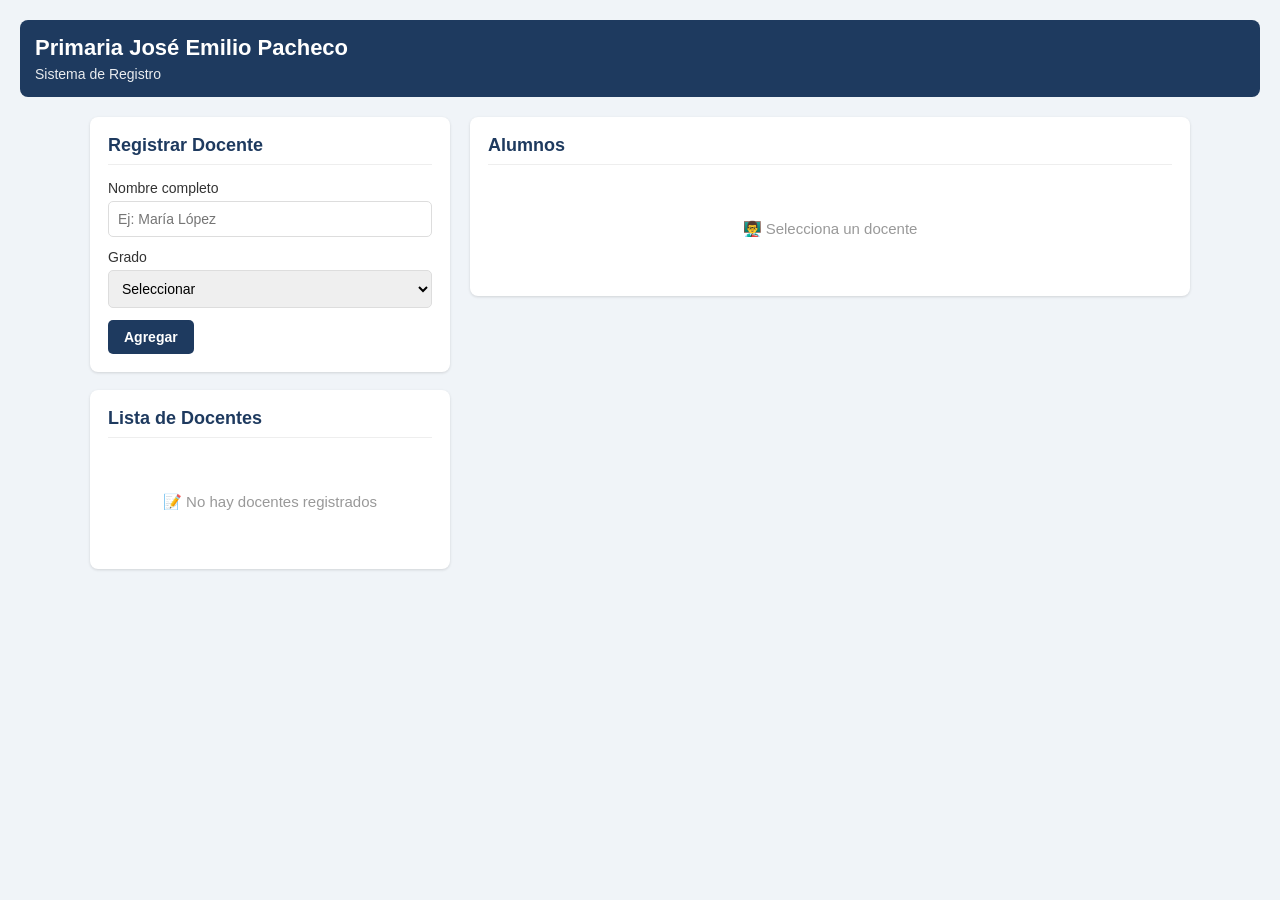
<file: sistem/escuela_html/escuela_html/alumno.html>
<!DOCTYPE html>
<html lang="es">
<head>
    <meta charset="UTF-8">
    <meta name="viewport" content="width=device-width, initial-scale=1.0">
    <title>Ficha del Alumno</title>
    <link rel="stylesheet" href="css/style.css">
    <link href="https://fonts.googleapis.com/css2?family=Poppins:wght@300;400;500;600;700&display=swap" rel="stylesheet">
</head>
<body class="dashboard-page">
    <!-- Sidebar -->
    <aside class="sidebar">
        <div class="sidebar-header">
            <img src="https://cdn-icons-png.flaticon.com/512/3097/3097155.png" alt="Logo">
            <h3>Panel Docentes</h3>
        </div>
        <nav class="sidebar-nav">
            <a href="dashboard.html">👨‍🎓 Alumnos</a>
            <a href="index.html" target="_blank">🏫 Ver Sitio Web</a>
        </nav>
        <div class="sidebar-footer">
            <p>Hola, <strong id="nombreUsuario">—</strong></p>
            <a href="#" onclick="cerrarSesion(); return false;" class="btn-logout">Cerrar Sesión</a>
        </div>
    </aside>

    <!-- Main Content -->
    <main class="main-content">
        <header class="dashboard-header">
            <h1>Ficha del Alumno</h1>
            <a href="dashboard.html" class="btn-back">← Volver a la lista</a>
        </header>

        <!-- Ficha del Alumno -->
        <section class="ficha-alumno">
            <div class="ficha-header">
                <div class="alumno-avatar-large" id="fichaAvatar">—</div>
                <div class="ficha-titulo">
                    <h2 id="fichaTitulo">—</h2>
                    <p class="matricula" id="fichaMatricula">Matrícula: —</p>
                    <span class="badge" id="fichaEstado">—</span>
                </div>
            </div>

            <div class="ficha-grid">
                <!-- Datos Personales -->
                <div class="ficha-card">
                    <h3>📋 Datos Personales</h3>
                    <div class="ficha-datos">
                        <div class="dato">
                            <span class="label">CURP:</span>
                            <span class="value" id="datoCurp">—</span>
                        </div>
                        <div class="dato">
                            <span class="label">Fecha de Nacimiento:</span>
                            <span class="value" id="datoNacimiento">—</span>
                        </div>
                        <div class="dato">
                            <span class="label">Edad:</span>
                            <span class="value" id="datoEdad">—</span>
                        </div>
                        <div class="dato">
                            <span class="label">Sexo:</span>
                            <span class="value" id="datoSexo">—</span>
                        </div>
                        <div class="dato">
                            <span class="label">Dirección:</span>
                            <span class="value" id="datoDireccion">—</span>
                        </div>
                        <div class="dato">
                            <span class="label">Teléfono Contacto:</span>
                            <span class="value" id="datoTelefono">—</span>
                        </div>
                        <div class="dato">
                            <span class="label">Fecha de Registro:</span>
                            <span class="value" id="datoRegistro">—</span>
                        </div>
                    </div>
                </div>

                <!-- Datos Escolares -->
                <div class="ficha-card">
                    <h3>🏫 Información Escolar</h3>
                    <div class="ficha-datos">
                        <div class="dato">
                            <span class="label">Grado:</span>
                            <span class="value" id="datoGrado">—</span>
                        </div>
                        <div class="dato">
                            <span class="label">Grupo:</span>
                            <span class="value" id="datoGrupo">—</span>
                        </div>
                        <div class="dato">
                            <span class="label">Turno:</span>
                            <span class="value" id="datoTurno">—</span>
                        </div>
                        <div class="dato">
                            <span class="label">Ciclo Escolar:</span>
                            <span class="value" id="datoCiclo">—</span>
                        </div>
                    </div>
                </div>

                <!-- Datos del Tutor -->
                <div class="ficha-card">
                    <h3>👨‍👩‍👧 Tutor / Responsable</h3>
                    <div class="ficha-datos">
                        <div class="dato">
                            <span class="label">Nombre:</span>
                            <span class="value" id="datoTutor">—</span>
                        </div>
                        <div class="dato">
                            <span class="label">Parentesco:</span>
                            <span class="value" id="datoParentesco">—</span>
                        </div>
                        <div class="dato">
                            <span class="label">Teléfono:</span>
                            <span class="value" id="datoTelTutor">—</span>
                        </div>
                        <div class="dato">
                            <span class="label">Email:</span>
                            <span class="value" id="datoEmailTutor">—</span>
                        </div>
                    </div>
                </div>

                <!-- Calificaciones -->
                <div class="ficha-card full-width">
                    <h3>📊 Calificaciones por Materia</h3>
                    <div class="table-responsive">
                        <table class="data-table">
                            <thead>
                                <tr>
                                    <th>Materia</th>
                                    <th>Clave</th>
                                    <th>Promedio</th>
                                    <th>Faltas</th>
                                    <th>Desempeño</th>
                                </tr>
                            </thead>
                            <tbody id="tablaCalificaciones"></tbody>
                        </table>
                    </div>
                </div>
            </div>

            <!-- Acciones -->
            <div class="ficha-actions">
                <button class="btn-baja-action" id="btnBaja">🚫 Dar de Baja</button>
                <button class="btn-delete-action" id="btnEliminar">🗑️ Eliminar Alumno</button>
            </div>
        </section>
    </main>

    <!-- Modal -->
    <div id="modal" class="modal">
        <div class="modal-content">
            <h3 id="modalTitle">Confirmar acción</h3>
            <p id="modalMessage">¿Estás seguro?</p>
            <div class="modal-actions">
                <button id="modalConfirm" class="btn-danger" onclick="ejecutarAccion()">Confirmar</button>
                <button id="modalCancel" class="btn-secondary" onclick="cerrarModal()">Cancelar</button>
            </div>
        </div>
    </div>

    <script src="js/data.js"></script>
    <script src="js/auth.js"></script>
    <script src="js/app.js"></script>
    <script>
        protegerRuta();
        actualizarSidebarUsuario();
        cargarFichaAlumno();
    </script>
</body>
</html>
</file>
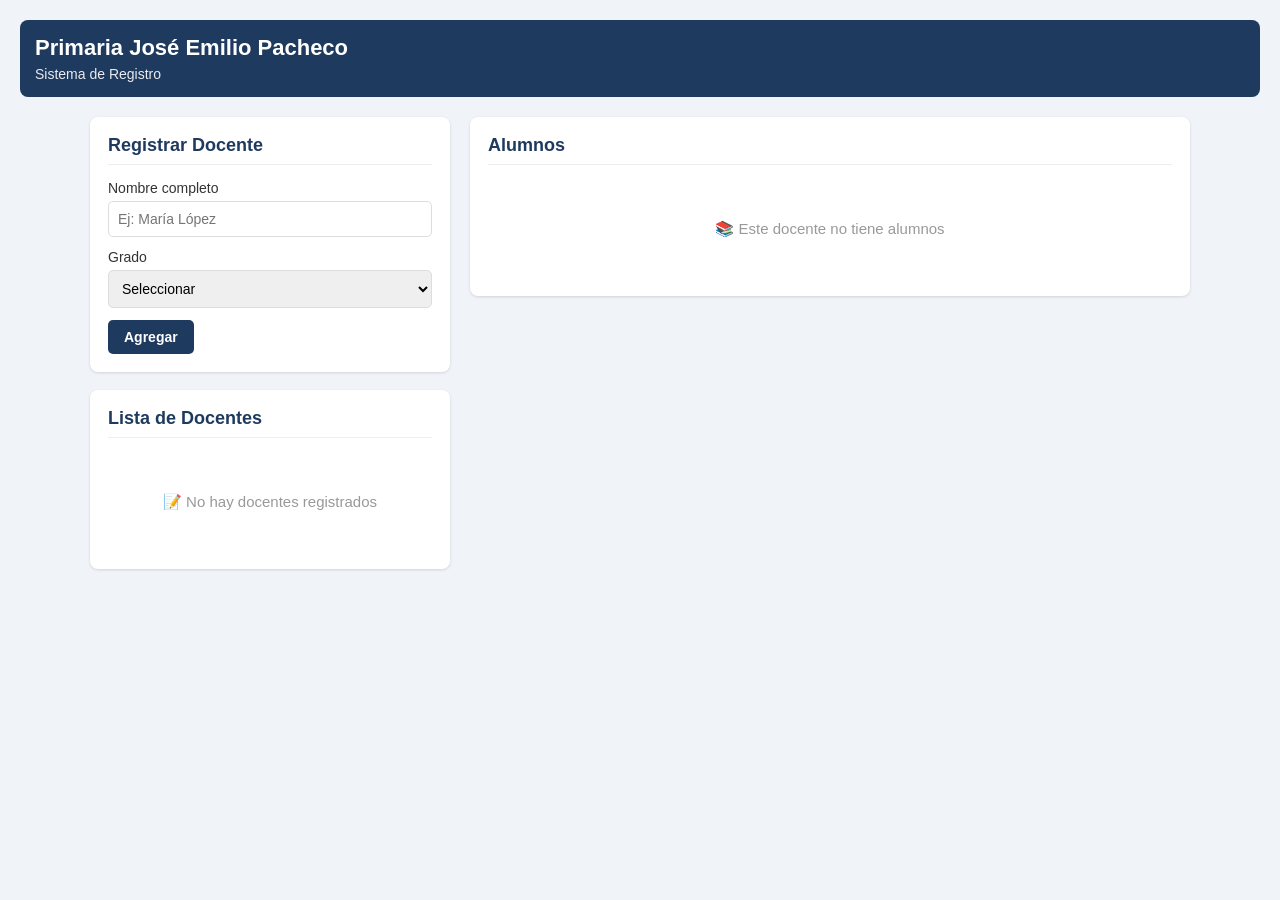
<file: sistem/escuela_html/escuela_html/dashboard.html>
<!DOCTYPE html>
<html lang="es">
<head>
    <meta charset="UTF-8">
    <meta name="viewport" content="width=device-width, initial-scale=1.0">
    <title>Registro Escolar</title>
    <style>
        * { margin: 0; padding: 0; box-sizing: border-box; font-family: Arial, sans-serif; }
        body { background: #f0f4f8; color: #333; padding: 20px; }

        .encabezado { background: #1e3a5f; color: white; padding: 15px; border-radius: 8px; margin-bottom: 20px; }
        .encabezado h1 { font-size: 22px; margin-bottom: 5px; }
        .encabezado p { font-size: 14px; opacity: 0.9; }

        .contenedor { max-width: 1100px; margin: 0 auto; }

        .fila { display: grid; grid-template-columns: 1fr 2fr; gap: 20px; margin-bottom: 20px; }
        @media (max-width: 768px) { .fila { grid-template-columns: 1fr; } }

        .tarjeta { background: white; padding: 18px; border-radius: 8px; box-shadow: 0 1px 3px #0002; margin-bottom: 18px; }
        .tarjeta h2 { font-size: 18px; color: #1e3a5f; margin-bottom: 15px; padding-bottom: 8px; border-bottom: 1px solid #eee; }

        .campo { margin-bottom: 12px; }
        .campo label { display: block; margin-bottom: 5px; font-size: 14px; font-weight: 500; }
        .campo input, .campo select { width: 100%; padding: 9px; border: 1px solid #ddd; border-radius: 5px; font-size: 14px; }

        .boton { padding: 9px 16px; border: none; border-radius: 5px; font-weight: bold; cursor: pointer; font-size: 14px; }
        .boton-azul { background: #1e3a5f; color: white; }
        .boton-verde { background: #2e7d32; color: white; }
        .boton-rojo { background: #c62828; color: white; }
        .boton-chico { padding: 5px 10px; font-size: 12px; }

        .lista-docentes { max-height: 320px; overflow-y: auto; }
        .item-docente { display: flex; justify-content: space-between; align-items: center; padding: 10px; border-radius: 5px; margin-bottom: 8px; border: 1px solid transparent; }
        .item-docente:hover { background: #f8fafc; }
        .item-docente.seleccionado { background: #e3f2fd; border-color: #1e3a5f; }
        .info-docente { display: flex; gap: 10px; align-items: center; }
        .iniciales { width: 32px; height: 32px; background: #1e3a5f; color: white; border-radius: 50%; display: grid; place-items: center; font-weight: bold; font-size: 13px; }
        .nombre-docente { font-weight: 600; font-size: 15px; }
        .grado-docente { font-size: 13px; color: #777; margin-top: 2px; }

        table { width: 100%; border-collapse: collapse; margin-top: 10px; }
        th, td { padding: 10px; text-align: left; border-bottom: 1px solid #eee; font-size: 14px; }
        th { background: #f7f9fc; }
        .etiqueta { padding: 3px 8px; border-radius: 12px; font-size: 12px; font-weight: bold; }
        .etiqueta-alta { background: #e8f5e9; color: #2e7d32; }
        .etiqueta-baja { background: #ffebee; color: #c62828; }

        .vacio { text-align: center; padding: 40px; color: #999; font-size: 15px; }
    </style>
</head>
<body>
    <div class="encabezado">
        <h1>Primaria José Emilio Pacheco</h1>
        <p>Sistema de Registro</p>
    </div>

    <div class="contenedor">
        <div class="fila">
            <div>
                <div class="tarjeta">
                    <h2>Registrar Docente</h2>
                    <div class="campo">
                        <label>Nombre completo</label>
                        <input type="text" id="nombreDocente" placeholder="Ej: María López">
                    </div>
                    <div class="campo">
                        <label>Grado</label>
                        <select id="gradoDocente">
                            <option value="">Seleccionar</option>
                            <option>1° A</option>
                            <option>1° B</option>
                            <option>2° A</option>
                            <option>2° B</option>
                            <option>3° A</option>
                            <option>3° B</option>
                            <option>4° A</option>
                            <option>4° B</option>
                            <option>5° A</option>
                            <option>5° B</option>
                            <option>5° C</option>
                            <option>6° A</option>
                            <option>6° B</option>
                        </select>
                    </div>
                    <button class="boton boton-azul" onclick="agregarDocente()">Agregar</button>
                </div>

                <div class="tarjeta">
                    <h2>Lista de Docentes</h2>
                    <div class="lista-docentes" id="listaDocentes">
                        <div class="vacio">📝 No hay docentes registrados</div>
                    </div>
                </div>
            </div>

            <div>
                <div class="tarjeta" id="panelAlumno" style="display: none;">
                    <h2>Registrar Alumno</h2>
                    <div class="campo">
                        <label>Docente seleccionado</label>
                        <input type="text" id="docenteActivo" readonly style="background: #f8fafc;">
                    </div>
                    <div class="campo">
                        <label>Nombre del alumno</label>
                        <input type="text" id="nombreAlumno" placeholder="Ej: Juan Pérez">
                    </div>
                    <div class="campo">
                        <label>Matrícula</label>
                        <input type="text" id="matriculaAlumno" placeholder="Ej: 2026001">
                    </div>
                    <div class="campo">
                        <label>Estado</label>
                        <select id="estadoAlumno">
                            <option value="alta">En Alta</option>
                            <option value="baja">De Baja</option>
                        </select>
                    </div>
                    <button class="boton boton-verde" onclick="agregarAlumno()">Agregar Alumno</button>
                </div>

                <div class="tarjeta">
                    <h2>Alumnos <span id="tituloDocente" style="color: #888; font-size: 15px;"></span></h2>
                    <div id="contenedorAlumnos">
                        <div class="vacio">👨‍🏫 Selecciona un docente para ver sus alumnos</div>
                    </div>
                </div>
            </div>
        </div>
    </div>

    <script>
        // Datos totalmente nuevos, sin referencias a lo anterior
        let docentes = [];
        let alumnos = [];
        let idSeleccionado = null;

        function generarId() {
            return Date.now().toString(36) + Math.random().toString(36).substring(2);
        }

        function guardar() {
            try {
                localStorage.setItem('escuela_docentes', JSON.stringify(docentes));
                localStorage.setItem('escuela_alumnos', JSON.stringify(alumnos));
                localStorage.setItem('escuela_activo', idSeleccionado);
            } catch (e) {
                console.log("Guardado limpio");
            }
        }

        function cargar() {
            try {
                const d = localStorage.getItem('escuela_docentes');
                const a = localStorage.getItem('escuela_alumnos');
                const sel = localStorage.getItem('escuela_activo');
                docentes = d ? JSON.parse(d) : [];
                alumnos = a ? JSON.parse(a) : [];
                idSeleccionado = sel || null;
            } catch {
                localStorage.clear();
                docentes = [];
                alumnos = [];
                idSeleccionado = null;
            }
        }

        function mostrarDocentes() {
            const cont = document.getElementById('listaDocentes');
            if (docentes.length === 0) {
                cont.innerHTML = `<div class="vacio">📝 No hay docentes registrados</div>`;
                return;
            }
            cont.innerHTML = docentes.map(d => {
                const total = alumnos.filter(x => x.idDocente === d.id).length;
                const iniciales = d.nombre.split(' ').map(p => p[0]).join('').slice(0,2).toUpperCase();
                const clase = idSeleccionado === d.id ? 'seleccionado' : '';
                return `
                    <div class="item-docente ${clase}" onclick="seleccionar('${d.id}')">
                        <div class="info-docente">
                            <div class="iniciales">${iniciales}</div>
                            <div>
                                <div class="nombre-docente">${d.nombre}</div>
                                <div class="grado-docente">${d.grado} • ${total} alumno${total !== 1 ? 's' : ''}</div>
                            </div>
                        </div>
                        <button class="boton boton-rojo boton-chico" onclick="event.stopPropagation(); borrarDocente('${d.id}')">✕</button>
                    </div>
                `;
            }).join('');
        }

        function seleccionar(id) {
            idSeleccionado = id;
            const d = docentes.find(x => x.id === id);
            document.getElementById('docenteActivo').value = d.nombre;
            document.getElementById('tituloDocente').textContent = ` - ${d.nombre}`;
            document.getElementById('panelAlumno').style.display = 'block';
            mostrarDocentes();
            mostrarAlumnos();
            guardar();
        }

        function mostrarAlumnos() {
            const cont = document.getElementById('contenedorAlumnos');
            if (!idSeleccionado) {
                cont.innerHTML = `<div class="vacio">👨‍🏫 Selecciona un docente</div>`;
                return;
            }
            const lista = alumnos.filter(x => x.idDocente === idSeleccionado);
            if (lista.length === 0) {
                cont.innerHTML = `<div class="vacio">📚 Este docente no tiene alumnos</div>`;
                return;
            }
            cont.innerHTML = `
                <table>
                    <thead><tr><th>Matrícula</th><th>Nombre</th><th>Estado</th><th>Acciones</th></tr></thead>
                    <tbody>
                        ${lista.map(a => `
                            <tr>
                                <td>${a.matricula}</td>
                                <td>${a.nombre}</td>
                                <td><span class="etiqueta ${a.estado === 'alta' ? 'etiqueta-alta' : 'etiqueta-baja'}">${a.estado === 'alta' ? 'Alta' : 'Baja'}</span></td>
                                <td>
                                    <button class="boton boton-chico ${a.estado === 'alta' ? 'boton-rojo' : 'boton-verde'}" onclick="cambiarEstado('${a.id}')">
                                        ${a.estado === 'alta' ? 'Dar baja' : 'Activar'}
                                    </button>
                                    <button class="boton boton-rojo boton-chico" onclick="borrarAlumno('${a.id}')">Eliminar</button>
                                </td>
                            </tr>
                        `).join('')}
                    </tbody>
                </table>
            `;
        }

        function agregarDocente() {
            const nom = document.getElementById('nombreDocente').value.trim();
            const grad = document.getElementById('gradoDocente').value;
            if (!nom || !grad) return alert('Completa nombre y grado');
            docentes.push({ id: generarId(), nombre: nom, grado: grad });
            document.getElementById('nombreDocente').value = '';
            document.getElementById('gradoDocente').value = '';
            actualizarTodo();
        }

        function borrarDocente(id) {
            if (!confirm('¿Eliminar docente y sus alumnos?')) return;
            docentes = docentes.filter(x => x.id !== id);
            alumnos = alumnos.filter(x => x.idDocente !== id);
            if (idSeleccionado === id) {
                idSeleccionado = docentes[0]?.id || null;
                document.getElementById('panelAlumno').style.display = idSeleccionado ? 'block' : 'none';
            }
            actualizarTodo();
        }

        function agregarAlumno() {
            if (!idSeleccionado) return alert('Selecciona primero un docente');
            const nom = document.getElementById('nombreAlumno').value.trim();
            const mat = document.getElementById('matriculaAlumno').value.trim();
            const est = document.getElementById('estadoAlumno').value;
            if (!nom || !mat) return alert('Completa nombre y matrícula');
            alumnos.push({ id: generarId(), nombre: nom, matricula: mat, estado: est, idDocente: idSeleccionado });
            document.getElementById('nombreAlumno').value = '';
            document.getElementById('matriculaAlumno').value = '';
            actualizarTodo();
        }

        function cambiarEstado(id) {
            const al = alumnos.find(x => x.id === id);
            if (al) al.estado = al.estado === 'alta' ? 'baja' : 'alta';
            actualizarTodo();
        }

        function borrarAlumno(id) {
            if (!confirm('¿Eliminar alumno?')) return;
            alumnos = alumnos.filter(x => x.id !== id);
            actualizarTodo();
        }

        function actualizarTodo() {
            mostrarDocentes();
            mostrarAlumnos();
            guardar();
        }

        window.onload = () => {
            cargar();
            actualizarTodo();
        };
    </script>
</body>
</html>
</file>
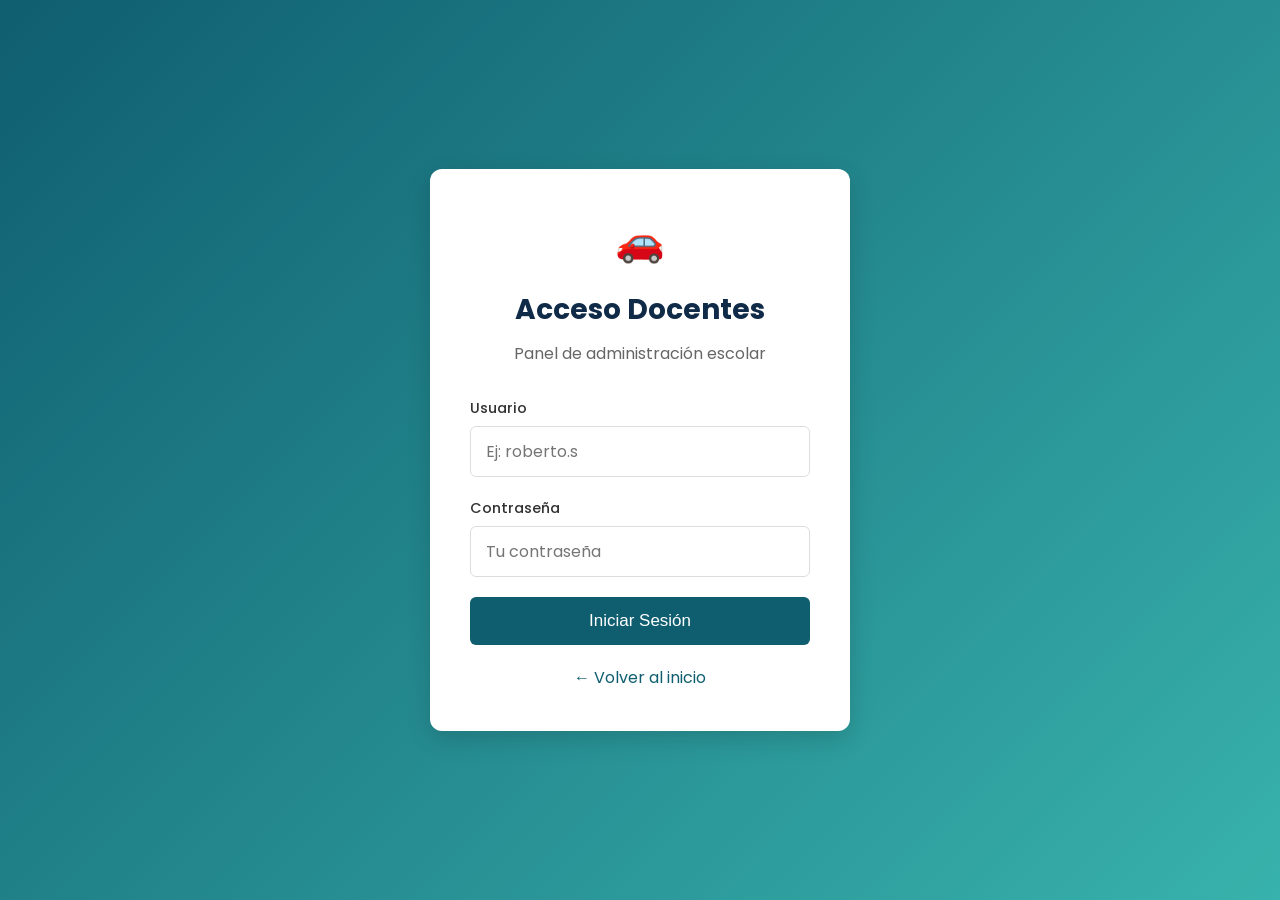
<file: sistem/escuela_html/escuela_html/login.html>
<!DOCTYPE html>
<html lang="es">
<head>
    <meta charset="UTF-8">
    <meta name="viewport" content="width=device-width, initial-scale=1.0">
    <title>Acceso Docentes - Escuela Primaria</title>
    <link rel="stylesheet" href="css/style.css">
    <link href="https://fonts.googleapis.com/css2?family=Poppins:wght@300;400;500;600;700&display=swap" rel="stylesheet">
    <style>
        body {
            background: linear-gradient(135deg, #0f5e70 0%, #38b2ac 100%);
            min-height: 100vh;
            display: flex;
            align-items: center;
            justify-content: center;
            margin: 0;
            font-family: 'Poppins', sans-serif;
        }
        .login-card {
            background: white;
            padding: 40px;
            border-radius: 12px;
            box-shadow: 0 8px 24px rgba(0,0,0,0.15);
            width: 100%;
            max-width: 420px;
            text-align: center;
        }
        .login-card h2 {
            color: #0f2b48;
            margin: 15px 0 8px;
            font-size: 28px;
        }
        .login-card p {
            color: #666;
            margin-bottom: 30px;
        }
        .form-group {
            text-align: left;
            margin-bottom: 20px;
        }
        .form-group label {
            display: block;
            margin-bottom: 6px;
            color: #333;
            font-weight: 500;
        }
        .form-group input {
            width: 100%;
            padding: 12px 15px;
            border: 1px solid #ddd;
            border-radius: 6px;
            font-size: 16px;
        }
        .btn-login {
            width: 100%;
            padding: 14px;
            background-color: #0f5e70;
            color: white;
            border: none;
            border-radius: 6px;
            font-size: 17px;
            font-weight: 500;
            cursor: pointer;
            transition: background 0.2s;
        }
        .btn-login:hover {
            background-color: #0c4b5a;
        }
        .volver {
            display: inline-block;
            margin-top: 20px;
            color: #0f5e70;
            text-decoration: none;
        }
        .mensaje-error {
            color: #dc3545;
            margin: 12px 0;
            display: none;
        }
    </style>
</head>
<body>

<div class="login-card">
    <span style="font-size: 40px;">🚗</span>
    <h2>Acceso Docentes</h2>
    <p>Panel de administración escolar</p>

    <div id="mensajeError" class="mensaje-error">Usuario o contraseña incorrectos</div>

    <form id="formLogin">
        <div class="form-group">
            <label for="usuario">Usuario</label>
            <input type="text" id="usuario" placeholder="Ej: roberto.s" required>
        </div>

        <div class="form-group">
            <label for="contrasena">Contraseña</label>
            <input type="password" id="contrasena" placeholder="Tu contraseña" required>
        </div>

        <button type="submit" class="btn-login">Iniciar Sesión</button>
    </form>

    <a href="index.html" class="volver">← Volver al inicio</a>
</div>

<script>
    // Aquí defines tus usuarios y contraseñas (puedes agregar más)
    const usuariosValidos = [
        { usuario: "roberto.s", contrasena: "123456" },
        { usuario: "maria.e", contrasena: "docente2026" },
        { usuario: "admin", contrasena: "admin123" }
    ];

    const form = document.getElementById("formLogin");
    const mensajeError = document.getElementById("mensajeError");

    form.addEventListener("submit", function(e) {
        e.preventDefault();

        const usuarioIngresado = document.getElementById("usuario").value.trim();
        const contrasenaIngresada = document.getElementById("contrasena").value.trim();

        // Verificamos si coincide con alguno de los usuarios válidos
        const accesoCorrecto = usuariosValidos.some(credencial => 
            credencial.usuario === usuarioIngresado && credencial.contrasena === contrasenaIngresada
        );

        if (accesoCorrecto) {
            // Si es correcto, redirige al panel de gestión
            window.location.href = "dashboard.html";
        } else {
            // Si es incorrecto, muestra mensaje de error
            mensajeError.style.display = "block";
        }
    });
</script>

</body>
</html>
</file>
<file: sistem/escuela_html/escuela_html/css/style.css>
/* ============================================================
   ESTILOS ESCUELA PRIMARIA - HTML/JS VERSION
   ============================================================ */

:root {
    --primary: #1a5e6f;
    --primary-dark: #00d9ffbd;
    --primary-light: #e8f5ee;
    --secondary: #00bbff;
    --danger: #27d0ee;
    --warning: #6190f4;
    --success: #060de0;
    --dark: #264653;
    --gray: #6c757d;
    --light-gray: #f8f9fa;
    --white: #ffffff;
    --shadow: 0 4px 6px -1px rgba(0,0,0,0.1), 0 2px 4px -1px rgba(0,0,0,0.06);
    --shadow-lg: 0 10px 15px -3px rgba(0,0,0,0.1), 0 4px 6px -2px rgba(0,0,0,0.05);
    --radius: 12px;
    --radius-sm: 8px;
}

* { margin: 0; padding: 0; box-sizing: border-box; }

body {
    font-family: 'Poppins', sans-serif;
    background: #f5f7fa;
    color: #333;
    line-height: 1.6;
}

/* ============================================================
   HEADER / NAV
   ============================================================ */
.header {
    background: var(--white);
    box-shadow: var(--shadow);
    position: sticky;
    top: 0;
    z-index: 1000;
}

.header .container {
    max-width: 1200px;
    margin: 0 auto;
    padding: 1rem 2rem;
    display: flex;
    justify-content: space-between;
    align-items: center;
}

.logo {
    display: flex;
    align-items: center;
    gap: 12px;
}

.logo img { width: 48px; height: 48px; }

.logo h1 {
    font-size: 1.25rem;
    color: var(--primary);
    font-weight: 700;
}

.nav { display: flex; gap: 2rem; align-items: center; }

.nav a {
    text-decoration: none;
    color: var(--dark);
    font-weight: 500;
    font-size: 0.95rem;
    transition: color 0.2s;
}

.nav a:hover, .nav a.active { color: var(--primary); }

.btn-login {
    background: var(--primary);
    color: var(--white) !important;
    padding: 0.5rem 1.25rem;
    border-radius: var(--radius-sm);
    font-weight: 600;
    transition: background 0.2s;
}

.btn-login:hover { background: var(--primary-dark); }

.menu-toggle {
    display: none;
    background: none;
    border: none;
    font-size: 1.5rem;
    cursor: pointer;
    color: var(--dark);
}

/* ============================================================
   HERO
   ============================================================ */
.hero {
    display: flex;
    align-items: center;
    justify-content: space-between;
    max-width: 1200px;
    margin: 0 auto;
    padding: 4rem 2rem;
    gap: 3rem;
}

.hero-content { flex: 1; }

.hero-content h2 {
    font-size: 2.5rem;
    color: var(--dark);
    margin-bottom: 1rem;
    line-height: 1.2;
}

.hero-content p {
    font-size: 1.1rem;
    color: var(--gray);
    margin-bottom: 2rem;
    max-width: 500px;
}

.btn-primary {
    display: inline-block;
    background: var(--primary);
    color: var(--white);
    padding: 0.875rem 2rem;
    border-radius: var(--radius-sm);
    text-decoration: none;
    font-weight: 600;
    transition: background 0.2s, transform 0.2s;
}

.btn-primary:hover {
    background: var(--primary-dark);
    transform: translateY(-2px);
}

.hero-image { flex: 1; }

.hero-image img {
    width: 100%;
    border-radius: var(--radius);
    box-shadow: var(--shadow-lg);
}

/* ============================================================
   SECTIONS
   ============================================================ */
.section { padding: 4rem 2rem; }

.section:nth-child(even) { background: var(--white); }

.container {
    max-width: 1200px;
    margin: 0 auto;
}

.section-title {
    text-align: center;
    font-size: 2rem;
    color: var(--dark);
    margin-bottom: 0.5rem;
}

.section-subtitle {
    text-align: center;
    color: var(--gray);
    margin-bottom: 2.5rem;
}

/* Cards */
.cards-grid {
    display: grid;
    grid-template-columns: repeat(auto-fit, minmax(250px, 1fr));
    gap: 1.5rem;
}

.card {
    background: var(--white);
    border-radius: var(--radius);
    padding: 2rem;
    box-shadow: var(--shadow);
    text-align: center;
    transition: transform 0.2s, box-shadow 0.2s;
}

.card:hover {
    transform: translateY(-4px);
    box-shadow: var(--shadow-lg);
}

.card-icon {
    font-size: 2.5rem;
    margin-bottom: 1rem;
}

.card h3 {
    color: var(--primary);
    font-size: 1.25rem;
    margin-bottom: 0.75rem;
}

.card p { color: var(--gray); font-size: 0.95rem; }

/* Maestros */
.maestros-grid {
    display: grid;
    grid-template-columns: repeat(auto-fit, minmax(280px, 1fr));
    gap: 1.5rem;
}

.maestro-card {
    background: var(--white);
    border-radius: var(--radius);
    padding: 2rem;
    box-shadow: var(--shadow);
    text-align: center;
    transition: transform 0.2s;
}

.maestro-card:hover { transform: translateY(-4px); }

.maestro-avatar {
    width: 80px;
    height: 80px;
    background: var(--primary-light);
    color: var(--primary);
    border-radius: 50%;
    display: flex;
    align-items: center;
    justify-content: center;
    font-size: 1.75rem;
    font-weight: 700;
    margin: 0 auto 1rem;
}

.maestro-card h3 {
    font-size: 1.15rem;
    color: var(--dark);
    margin-bottom: 0.25rem;
}

.especialidad {
    display: inline-block;
    background: var(--primary-light);
    color: var(--primary);
    padding: 0.25rem 0.75rem;
    border-radius: 20px;
    font-size: 0.8rem;
    font-weight: 500;
    margin-bottom: 1rem;
}

.maestro-card p {
    color: var(--gray);
    font-size: 0.9rem;
    margin-bottom: 0.25rem;
}

/* Eventos */
.eventos-list { max-width: 700px; margin: 0 auto; }

.evento-card {
    display: flex;
    align-items: center;
    gap: 1.5rem;
    background: var(--white);
    border-radius: var(--radius);
    padding: 1.5rem;
    margin-bottom: 1rem;
    box-shadow: var(--shadow);
}

.evento-fecha {
    background: var(--primary);
    color: var(--white);
    border-radius: var(--radius-sm);
    padding: 0.75rem 1rem;
    text-align: center;
    min-width: 70px;
}

.evento-fecha .mes {
    display: block;
    font-size: 0.75rem;
    text-transform: uppercase;
    font-weight: 600;
}

.evento-fecha .dia {
    display: block;
    font-size: 1.5rem;
    font-weight: 700;
}

.evento-info h3 {
    font-size: 1.1rem;
    color: var(--dark);
    margin-bottom: 0.25rem;
}

.evento-info p { color: var(--gray); font-size: 0.9rem; }

/* Contacto */
.contacto-info {
    text-align: center;
    max-width: 600px;
    margin: 0 auto;
}

.contacto-info p {
    color: var(--gray);
    font-size: 1rem;
    margin-bottom: 0.5rem;
}

/* Footer */
.footer {
    background: var(--dark);
    color: var(--white);
    padding: 2rem;
    text-align: center;
}

.footer a { color: var(--secondary); text-decoration: none; }

/* ============================================================
   LOGIN PAGE
   ============================================================ */
.login-page {
    background: linear-gradient(135deg, var(--primary) 0%, var(--primary-dark) 100%);
    min-height: 100vh;
    display: flex;
    align-items: center;
    justify-content: center;
    padding: 2rem;
}

.login-container { width: 100%; max-width: 420px; }

.login-card {
    background: var(--white);
    border-radius: var(--radius);
    padding: 2.5rem;
    box-shadow: var(--shadow-lg);
}

.login-header {
    text-align: center;
    margin-bottom: 2rem;
}

.login-header img { width: 64px; margin-bottom: 1rem; }

.login-header h2 { color: var(--dark); font-size: 1.5rem; }

.login-header p { color: var(--gray); font-size: 0.95rem; }

.alert {
    padding: 0.875rem 1rem;
    border-radius: var(--radius-sm);
    margin-bottom: 1rem;
    font-size: 0.9rem;
}

.alert-error {
    background: #ffe6e6;
    color: var(--danger);
    border: 1px solid #ffcccc;
}

.form-group { margin-bottom: 1.25rem; }

.form-group label {
    display: block;
    font-weight: 500;
    font-size: 0.9rem;
    color: var(--dark);
    margin-bottom: 0.5rem;
}

.form-group input,
.form-group select {
    width: 100%;
    padding: 0.75rem 1rem;
    border: 1px solid #ddd;
    border-radius: var(--radius-sm);
    font-family: inherit;
    font-size: 0.95rem;
    transition: border-color 0.2s, box-shadow 0.2s;
}

.form-group input:focus,
.form-group select:focus {
    outline: none;
    border-color: var(--primary);
    box-shadow: 0 0 0 3px rgba(26, 111, 75, 0.1);
}

.btn-login-submit {
    width: 100%;
    background: var(--primary);
    color: var(--white);
    border: none;
    padding: 0.875rem;
    border-radius: var(--radius-sm);
    font-family: inherit;
    font-size: 1rem;
    font-weight: 600;
    cursor: pointer;
    transition: background 0.2s;
}

.btn-login-submit:hover { background: var(--primary-dark); }

.login-info {
    margin-top: 1.5rem;
    padding-top: 1.5rem;
    border-top: 1px solid #eee;
    font-size: 0.85rem;
    color: var(--gray);
    text-align: center;
}

.login-info code {
    background: #f0f0f0;
    padding: 0.15rem 0.4rem;
    border-radius: 4px;
    font-family: monospace;
}

.btn-back {
    display: block;
    text-align: center;
    margin-top: 1rem;
    color: var(--primary);
    text-decoration: none;
    font-size: 0.9rem;
}

.btn-back:hover { text-decoration: underline; }

/* ============================================================
   DASHBOARD / SIDEBAR
   ============================================================ */
.dashboard-page { display: flex; min-height: 100vh; }

.sidebar {
    width: 260px;
    background: var(--dark);
    color: var(--white);
    display: flex;
    flex-direction: column;
    position: fixed;
    height: 100vh;
    left: 0;
    top: 0;
}

.sidebar-header {
    padding: 1.5rem;
    text-align: center;
    border-bottom: 1px solid rgba(255,255,255,0.1);
}

.sidebar-header img { width: 48px; margin-bottom: 0.5rem; }

.sidebar-header h3 { font-size: 1rem; font-weight: 600; }

.sidebar-nav {
    flex: 1;
    padding: 1rem 0;
}

.sidebar-nav a {
    display: block;
    padding: 0.875rem 1.5rem;
    color: rgba(255,255,255,0.8);
    text-decoration: none;
    font-size: 0.9rem;
    transition: background 0.2s, color 0.2s;
}

.sidebar-nav a:hover,
.sidebar-nav a.active {
    background: rgba(255,255,255,0.1);
    color: var(--white);
    border-left: 3px solid var(--primary);
}

.sidebar-footer {
    padding: 1.5rem;
    border-top: 1px solid rgba(255,255,255,0.1);
    font-size: 0.85rem;
}

.sidebar-footer p { margin-bottom: 0.75rem; }

.btn-logout {
    display: block;
    text-align: center;
    background: var(--danger);
    color: var(--white);
    padding: 0.6rem;
    border-radius: var(--radius-sm);
    text-decoration: none;
    font-size: 0.85rem;
    font-weight: 500;
    transition: background 0.2s;
}

.btn-logout:hover { background: #c1121f; }

.main-content {
    flex: 1;
    margin-left: 260px;
    padding: 2rem;
    background: #f5f7fa;
    min-height: 100vh;
}

/* Dashboard Header */
.dashboard-header {
    display: flex;
    justify-content: space-between;
    align-items: center;
    margin-bottom: 2rem;
    flex-wrap: wrap;
    gap: 1rem;
}

.dashboard-header h1 {
    font-size: 1.75rem;
    color: var(--dark);
}

.stats { display: flex; gap: 1rem; }

.stat-card {
    background: var(--white);
    border-radius: var(--radius);
    padding: 1rem 1.5rem;
    box-shadow: var(--shadow);
    text-align: center;
    min-width: 120px;
}

.stat-number {
    display: block;
    font-size: 1.75rem;
    font-weight: 700;
    color: var(--primary);
}

.stat-label {
    font-size: 0.8rem;
    color: var(--gray);
}

/* Filters */
.filters { margin-bottom: 1.5rem; }

.filter-form {
    display: flex;
    gap: 0.75rem;
    flex-wrap: wrap;
    align-items: flex-end;
}

.filter-form .form-group { margin-bottom: 0; flex: 1; min-width: 180px; }

.filter-form .form-group input,
.filter-form .form-group select {
    background: var(--white);
}

.btn-filter, .btn-reset {
    padding: 0.75rem 1.25rem;
    border-radius: var(--radius-sm);
    border: none;
    font-family: inherit;
    font-size: 0.9rem;
    font-weight: 500;
    cursor: pointer;
    text-decoration: none;
    display: inline-flex;
    align-items: center;
}

.btn-filter {
    background: var(--primary);
    color: var(--white);
}

.btn-filter:hover { background: var(--primary-dark); }

.btn-reset {
    background: var(--white);
    color: var(--gray);
    border: 1px solid #ddd;
}

.btn-reset:hover { background: #f0f0f0; }

/* Table */
.table-section { background: var(--white); border-radius: var(--radius); box-shadow: var(--shadow); overflow: hidden; }

.table-responsive { overflow-x: auto; }

.data-table {
    width: 100%;
    border-collapse: collapse;
    font-size: 0.9rem;
}

.data-table thead {
    background: var(--primary-light);
    color: var(--primary);
}

.data-table th {
    padding: 1rem;
    text-align: left;
    font-weight: 600;
    font-size: 0.85rem;
    text-transform: uppercase;
    letter-spacing: 0.5px;
}

.data-table td {
    padding: 1rem;
    border-bottom: 1px solid #f0f0f0;
    color: #444;
}

.data-table tbody tr:hover { background: #fafafa; }

.data-table tbody tr:last-child td { border-bottom: none; }

.alumno-link {
    color: var(--primary);
    text-decoration: none;
    font-weight: 500;
}

.alumno-link:hover { text-decoration: underline; }

.actions { display: flex; gap: 0.5rem; }

.btn-action {
    background: none;
    border: 1px solid #ddd;
    border-radius: var(--radius-sm);
    padding: 0.4rem 0.6rem;
    cursor: pointer;
    font-size: 1rem;
    transition: background 0.2s, border-color 0.2s;
}

.btn-action:hover { background: #f0f0f0; }

.btn-view:hover { border-color: var(--primary); background: var(--primary-light); }
.btn-baja:hover { border-color: var(--warning); background: #fff5e6; }
.btn-delete:hover { border-color: var(--danger); background: #ffe6e6; }

/* Badges */
.badge {
    display: inline-block;
    padding: 0.25rem 0.6rem;
    border-radius: 20px;
    font-size: 0.75rem;
    font-weight: 600;
}

.badge-activo { background: #e6f7f0; color: #1a6f4b; }
.badge-inactivo { background: #f0f0f0; color: #666; }
.badge-baja { background: #ffe6e6; color: #c1121f; }
.badge-egresado { background: #e6f0ff; color: #1a5f9e; }
.badge-excelente { background: #e6f7f0; color: #1a6f4b; }
.badge-bueno { background: #e6f0ff; color: #1a5f9e; }
.badge-regular { background: #fff5e6; color: #c47a1a; }

/* Empty state */
.empty-state {
    padding: 3rem;
    text-align: center;
    color: var(--gray);
}

/* Modal */
.modal {
    display: none;
    position: fixed;
    top: 0; left: 0; right: 0; bottom: 0;
    background: rgba(0,0,0,0.5);
    z-index: 2000;
    align-items: center;
    justify-content: center;
}

.modal.active { display: flex; }

.modal-content {
    background: var(--white);
    border-radius: var(--radius);
    padding: 2rem;
    max-width: 400px;
    width: 90%;
    text-align: center;
    box-shadow: var(--shadow-lg);
}

.modal-content h3 { margin-bottom: 0.75rem; color: var(--dark); }

.modal-content p { color: var(--gray); margin-bottom: 1.5rem; }

.modal-actions { display: flex; gap: 0.75rem; justify-content: center; }

.btn-danger, .btn-secondary {
    padding: 0.6rem 1.5rem;
    border-radius: var(--radius-sm);
    border: none;
    font-family: inherit;
    font-weight: 500;
    cursor: pointer;
    font-size: 0.9rem;
}

.btn-danger { background: var(--danger); color: var(--white); }
.btn-danger:hover { background: #c1121f; }

.btn-secondary { background: #f0f0f0; color: var(--dark); }
.btn-secondary:hover { background: #e0e0e0; }

/* Ficha Alumno */
.ficha-alumno { background: var(--white); border-radius: var(--radius); padding: 2rem; box-shadow: var(--shadow); }

.ficha-header {
    display: flex;
    align-items: center;
    gap: 1.5rem;
    margin-bottom: 2rem;
    padding-bottom: 1.5rem;
    border-bottom: 1px solid #f0f0f0;
}

.alumno-avatar-large {
    width: 100px; height: 100px;
    background: var(--primary-light);
    color: var(--primary);
    border-radius: 50%;
    display: flex; align-items: center; justify-content: center;
    font-size: 2.5rem; font-weight: 700;
}

.ficha-titulo h2 { font-size: 1.5rem; color: var(--dark); margin-bottom: 0.25rem; }

.ficha-titulo .matricula { color: var(--gray); font-size: 0.95rem; margin-bottom: 0.5rem; }

.ficha-grid {
    display: grid;
    grid-template-columns: repeat(auto-fit, minmax(300px, 1fr));
    gap: 1.5rem;
}

.ficha-card {
    background: #fafafa;
    border-radius: var(--radius);
    padding: 1.5rem;
}

.ficha-card h3 {
    font-size: 1.1rem;
    color: var(--dark);
    margin-bottom: 1rem;
    padding-bottom: 0.5rem;
    border-bottom: 2px solid var(--primary-light);
}

.ficha-datos { display: flex; flex-direction: column; gap: 0.75rem; }

.dato { display: flex; justify-content: space-between; }

.dato .label { color: var(--gray); font-size: 0.85rem; }
.dato .value { color: var(--dark); font-weight: 500; font-size: 0.9rem; text-align: right; max-width: 60%; }

.ficha-card.full-width { grid-column: 1 / -1; }

.empty-text { color: var(--gray); text-align: center; padding: 2rem; }

.ficha-actions {
    display: flex;
    gap: 1rem;
    margin-top: 2rem;
    padding-top: 1.5rem;
    border-top: 1px solid #f0f0f0;
}

.btn-baja-action, .btn-delete-action {
    padding: 0.75rem 1.5rem;
    border-radius: var(--radius-sm);
    border: none;
    font-family: inherit;
    font-weight: 500;
    cursor: pointer;
    font-size: 0.9rem;
    transition: background 0.2s;
}

.btn-baja-action { background: var(--warning); color: var(--white); }
.btn-baja-action:hover { background: #d4883a; }
.btn-delete-action { background: var(--danger); color: var(--white); }
.btn-delete-action:hover { background: #c1121f; }

/* ============================================================
   RESPONSIVE
   ============================================================ */
@media (max-width: 768px) {
    .nav { display: none; }
    .menu-toggle { display: block; }
    .hero { flex-direction: column; text-align: center; }
    .hero-content h2 { font-size: 2rem; }
    .sidebar { width: 100%; position: relative; height: auto; }
    .main-content { margin-left: 0; }
    .dashboard-page { flex-direction: column; }
    .stats { width: 100%; justify-content: center; }
    .filter-form { flex-direction: column; }
    .filter-form .form-group { min-width: 100%; }
    .ficha-header { flex-direction: column; text-align: center; }
    .ficha-actions { flex-direction: column; }
}
</file>
